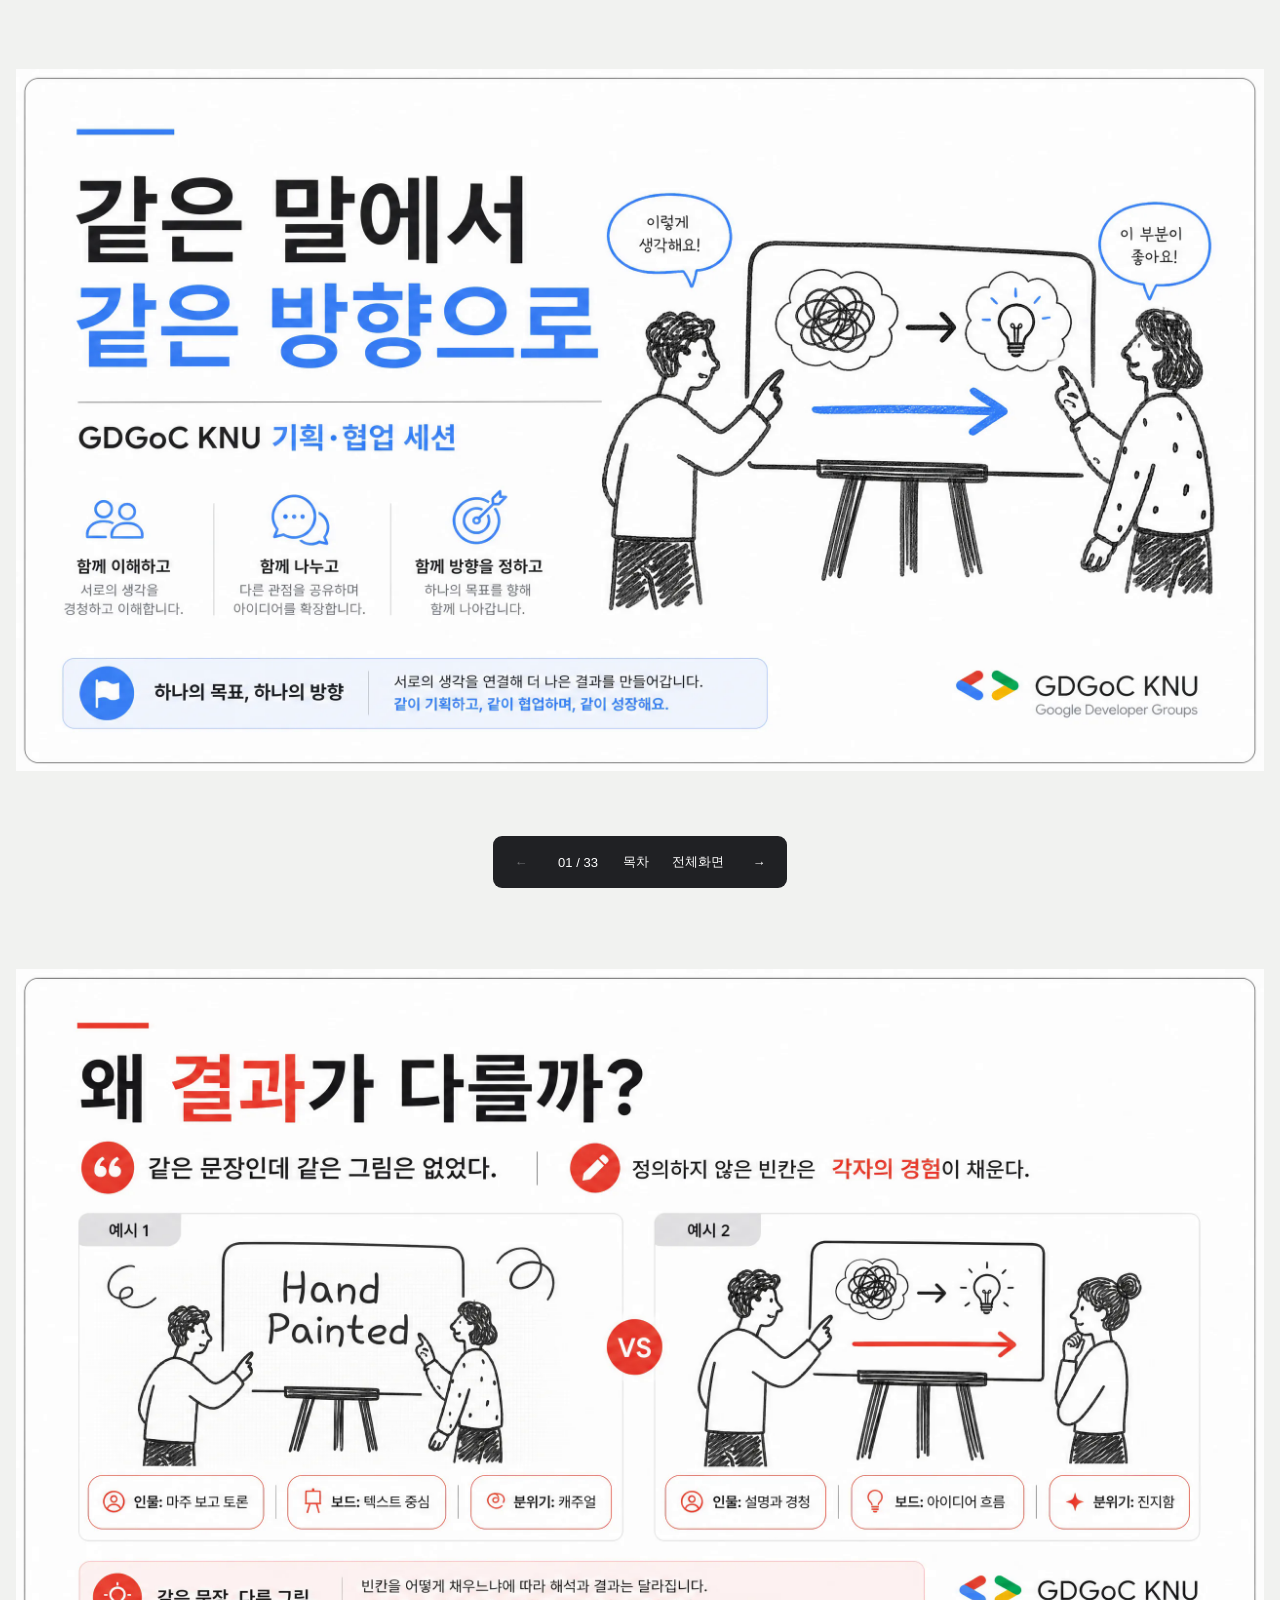
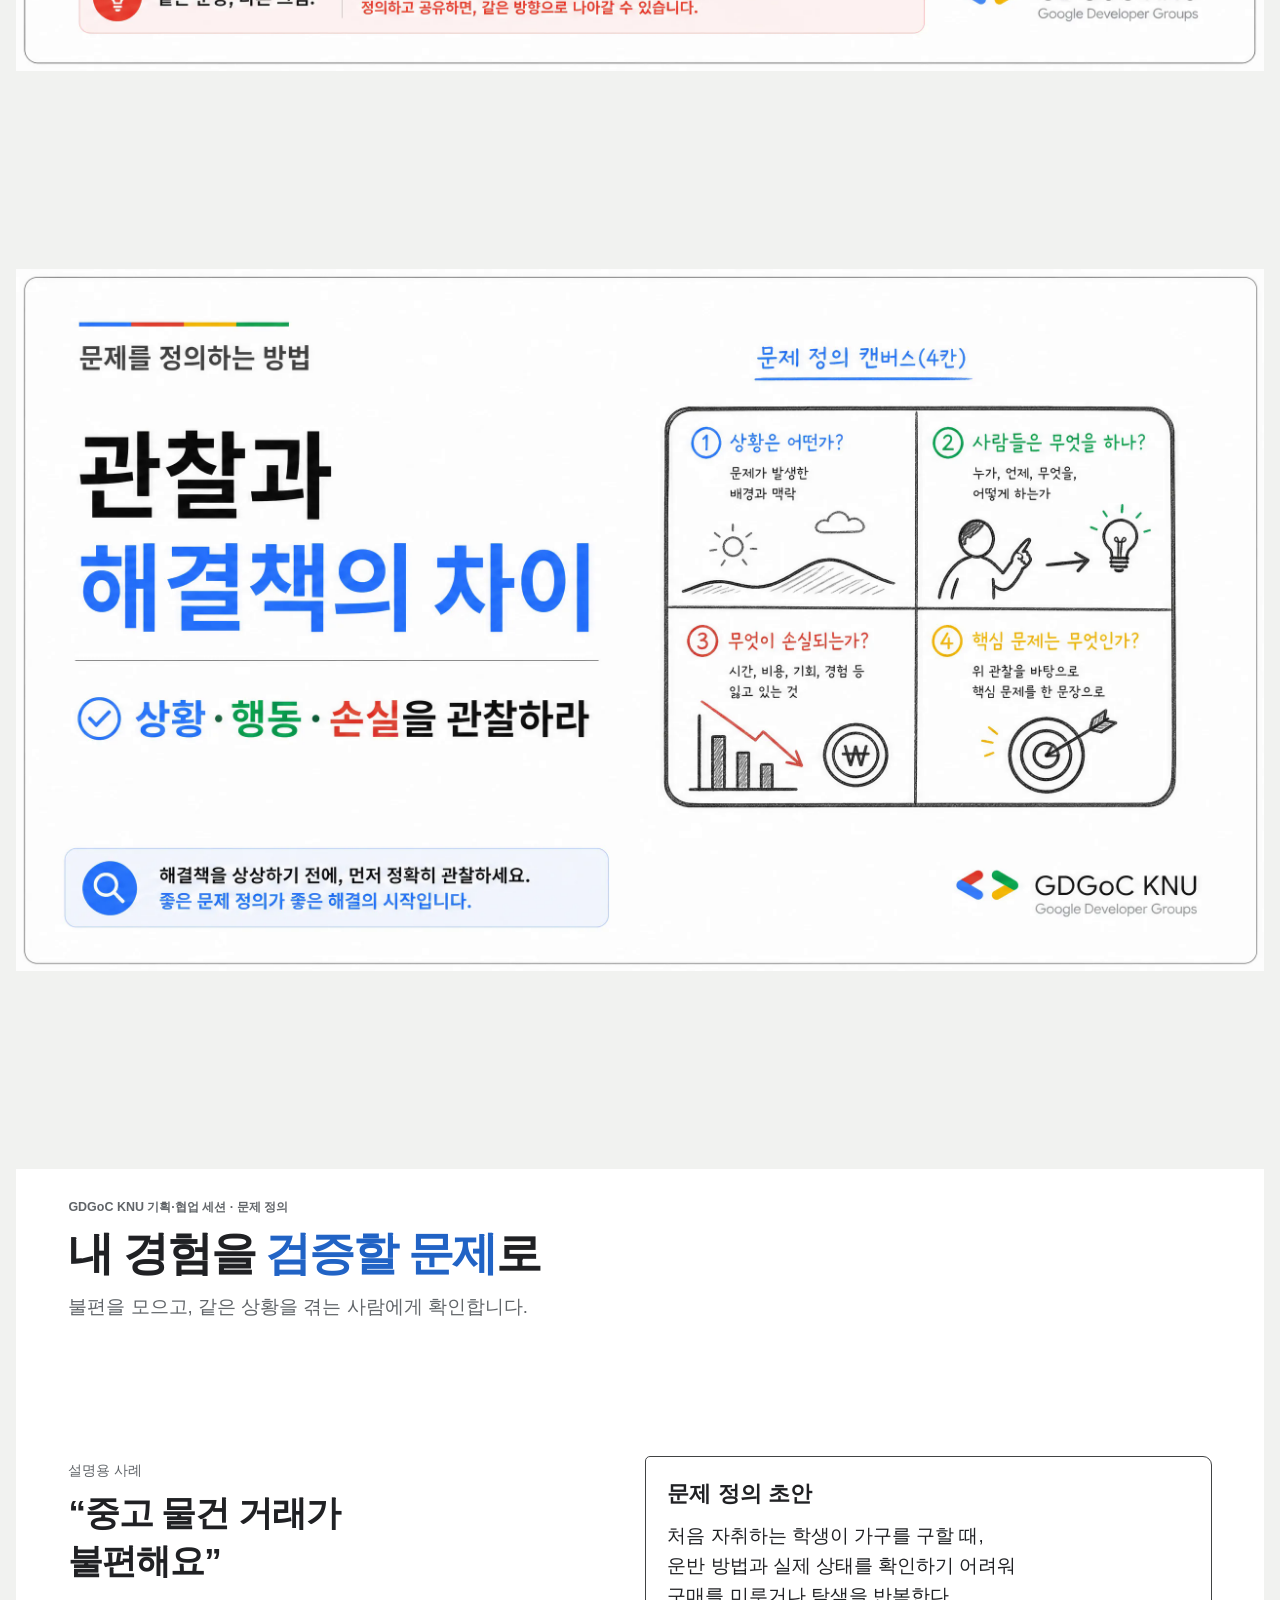
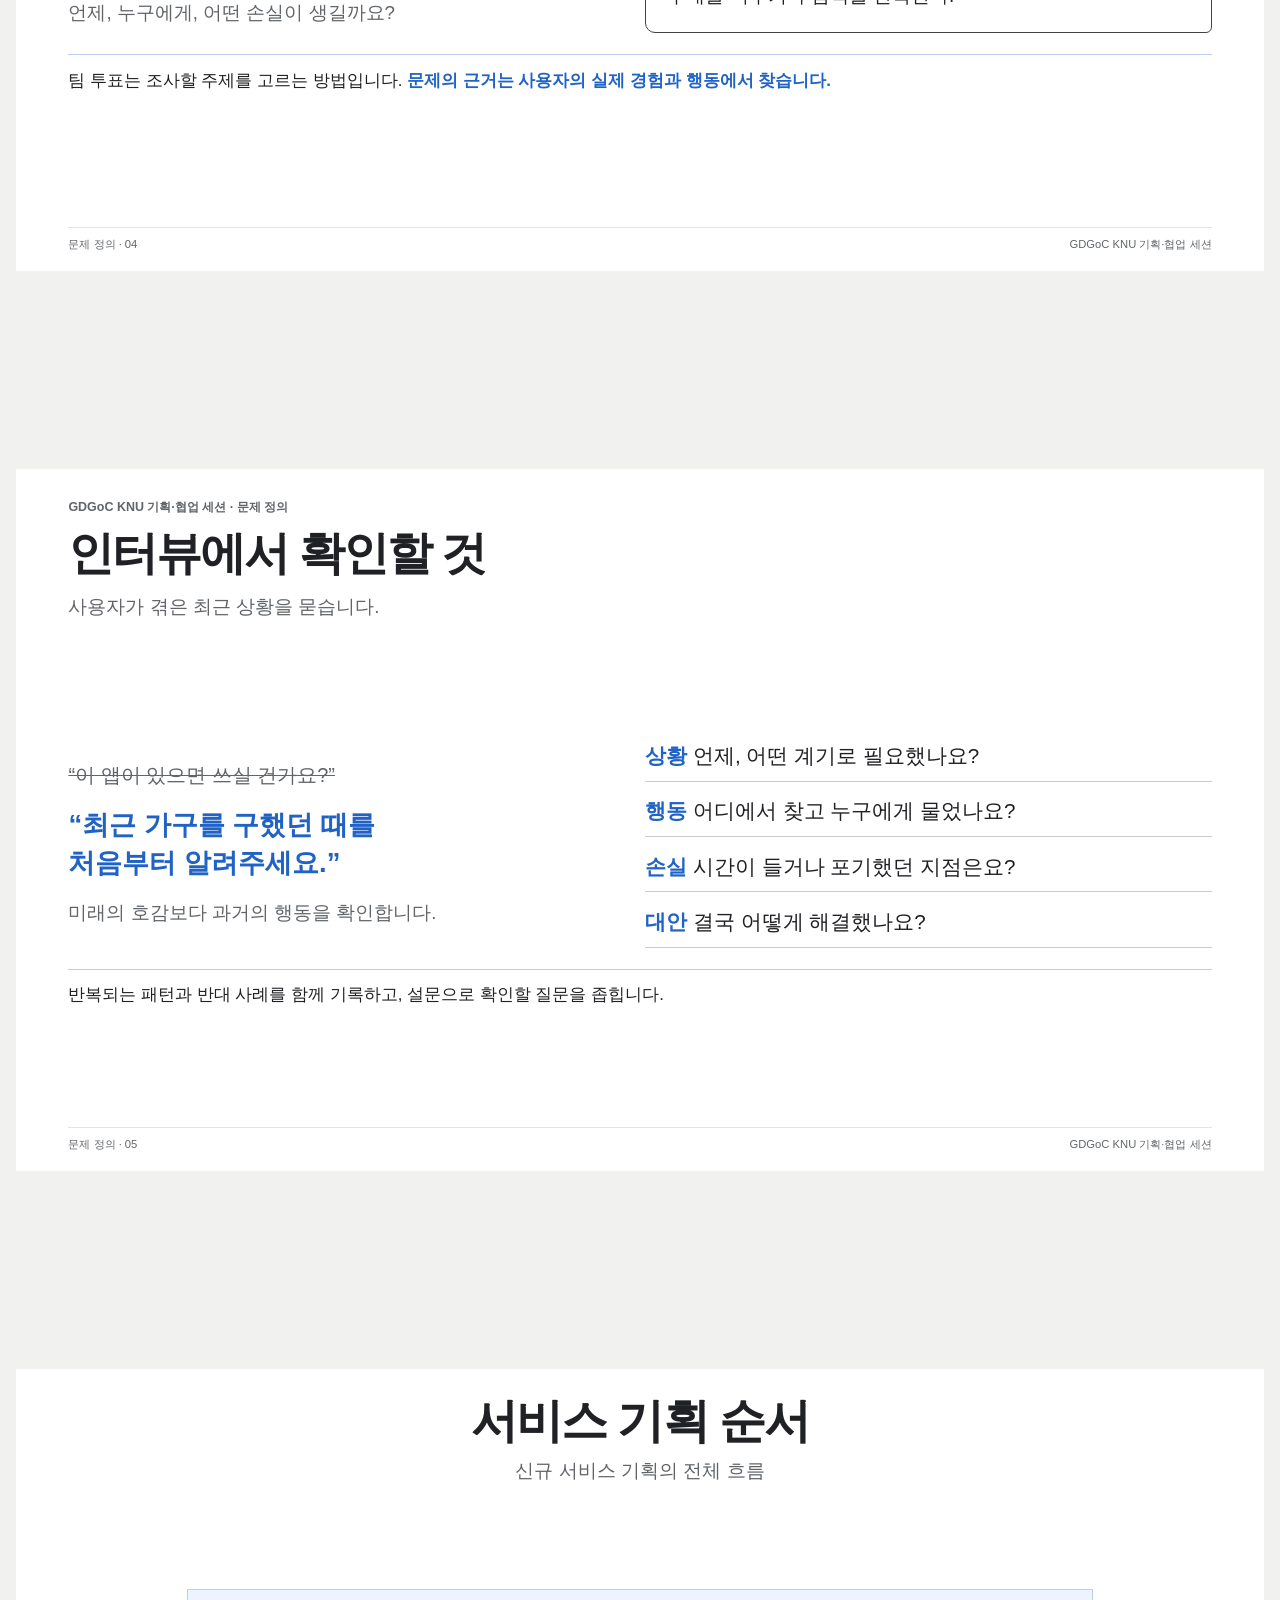
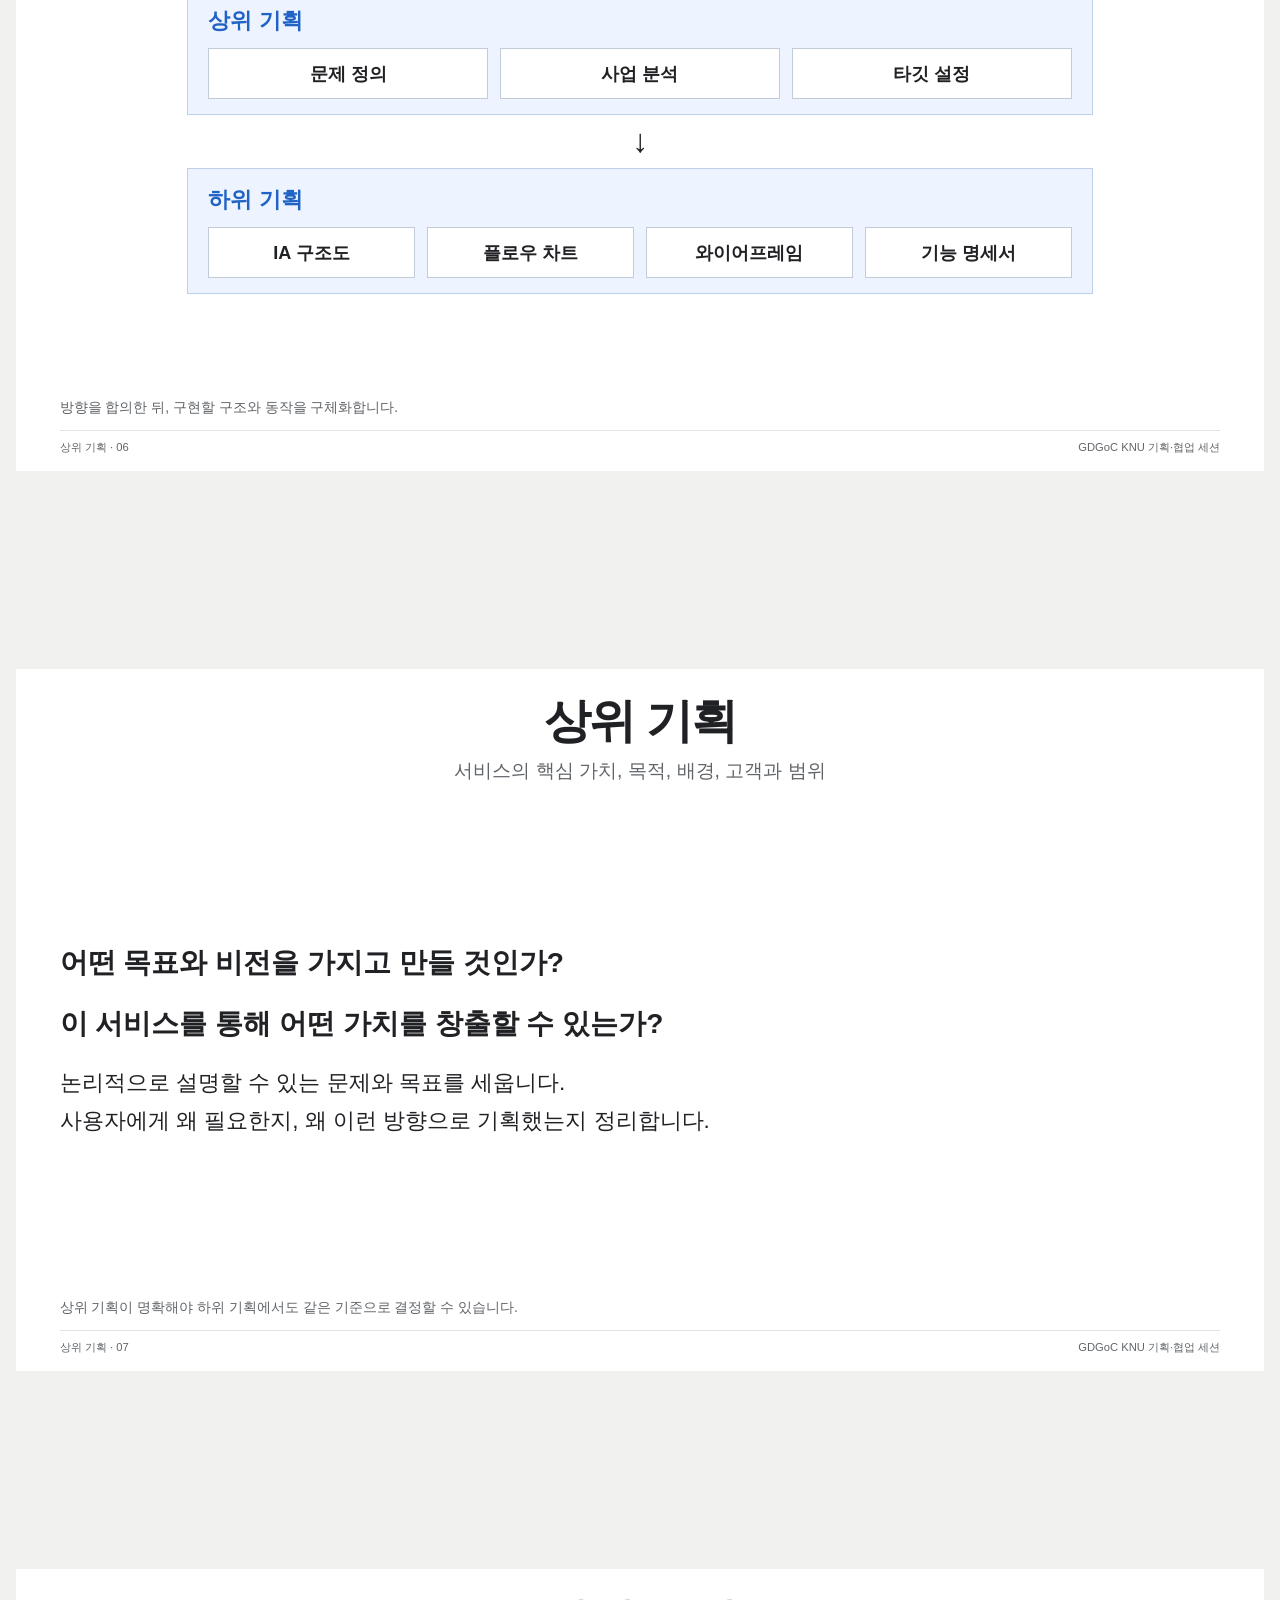
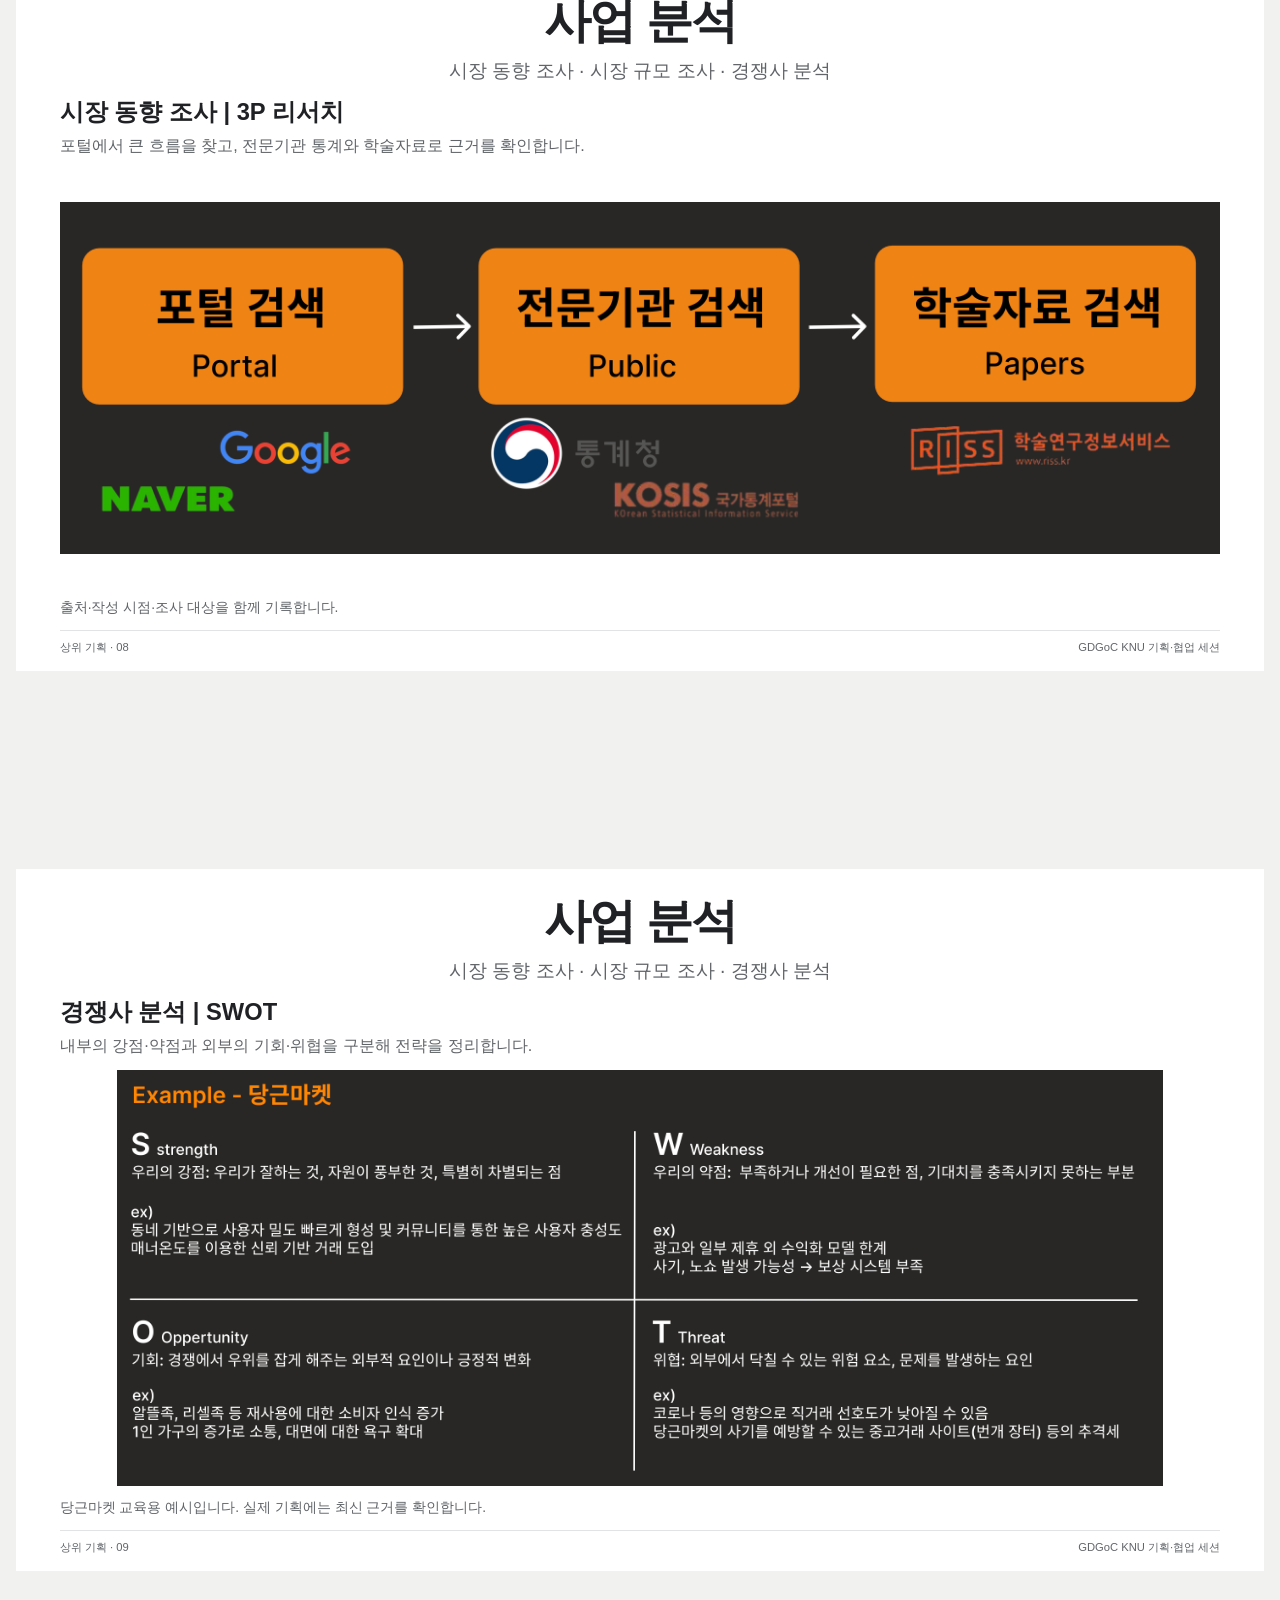
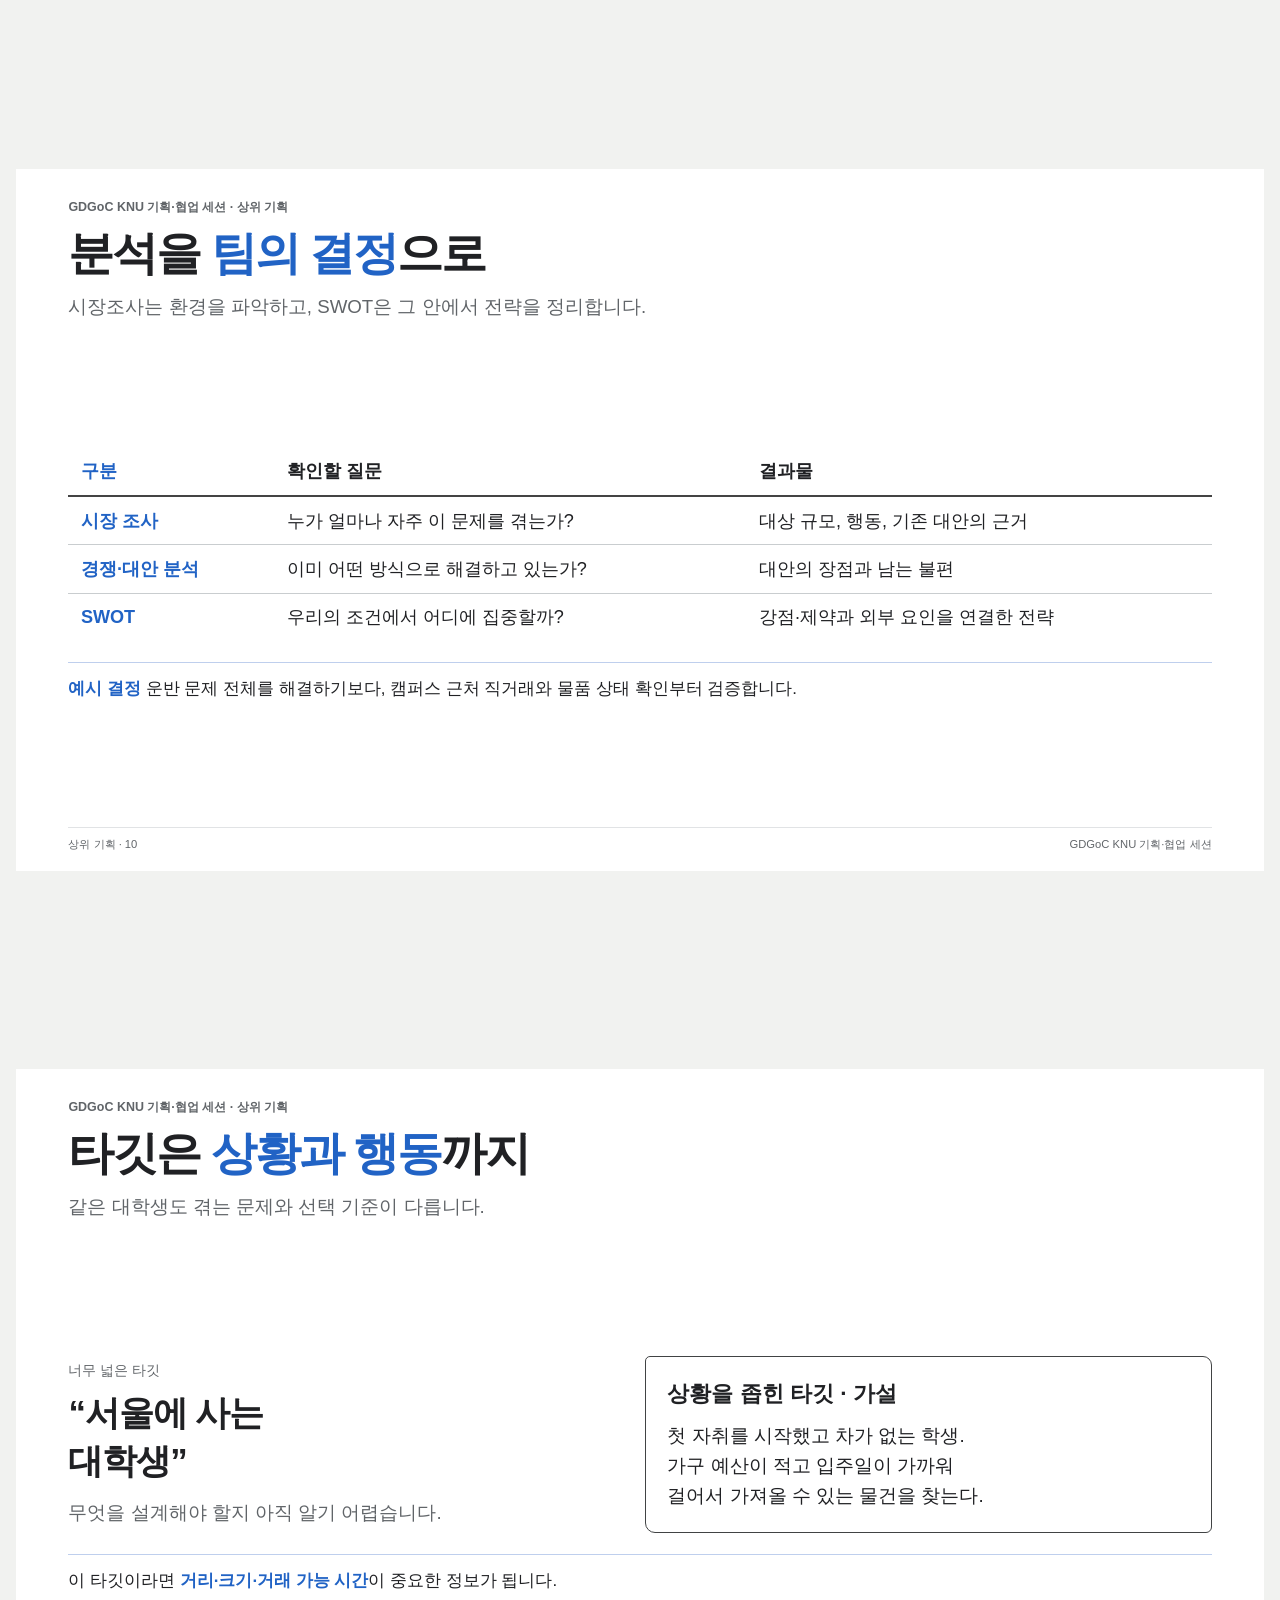
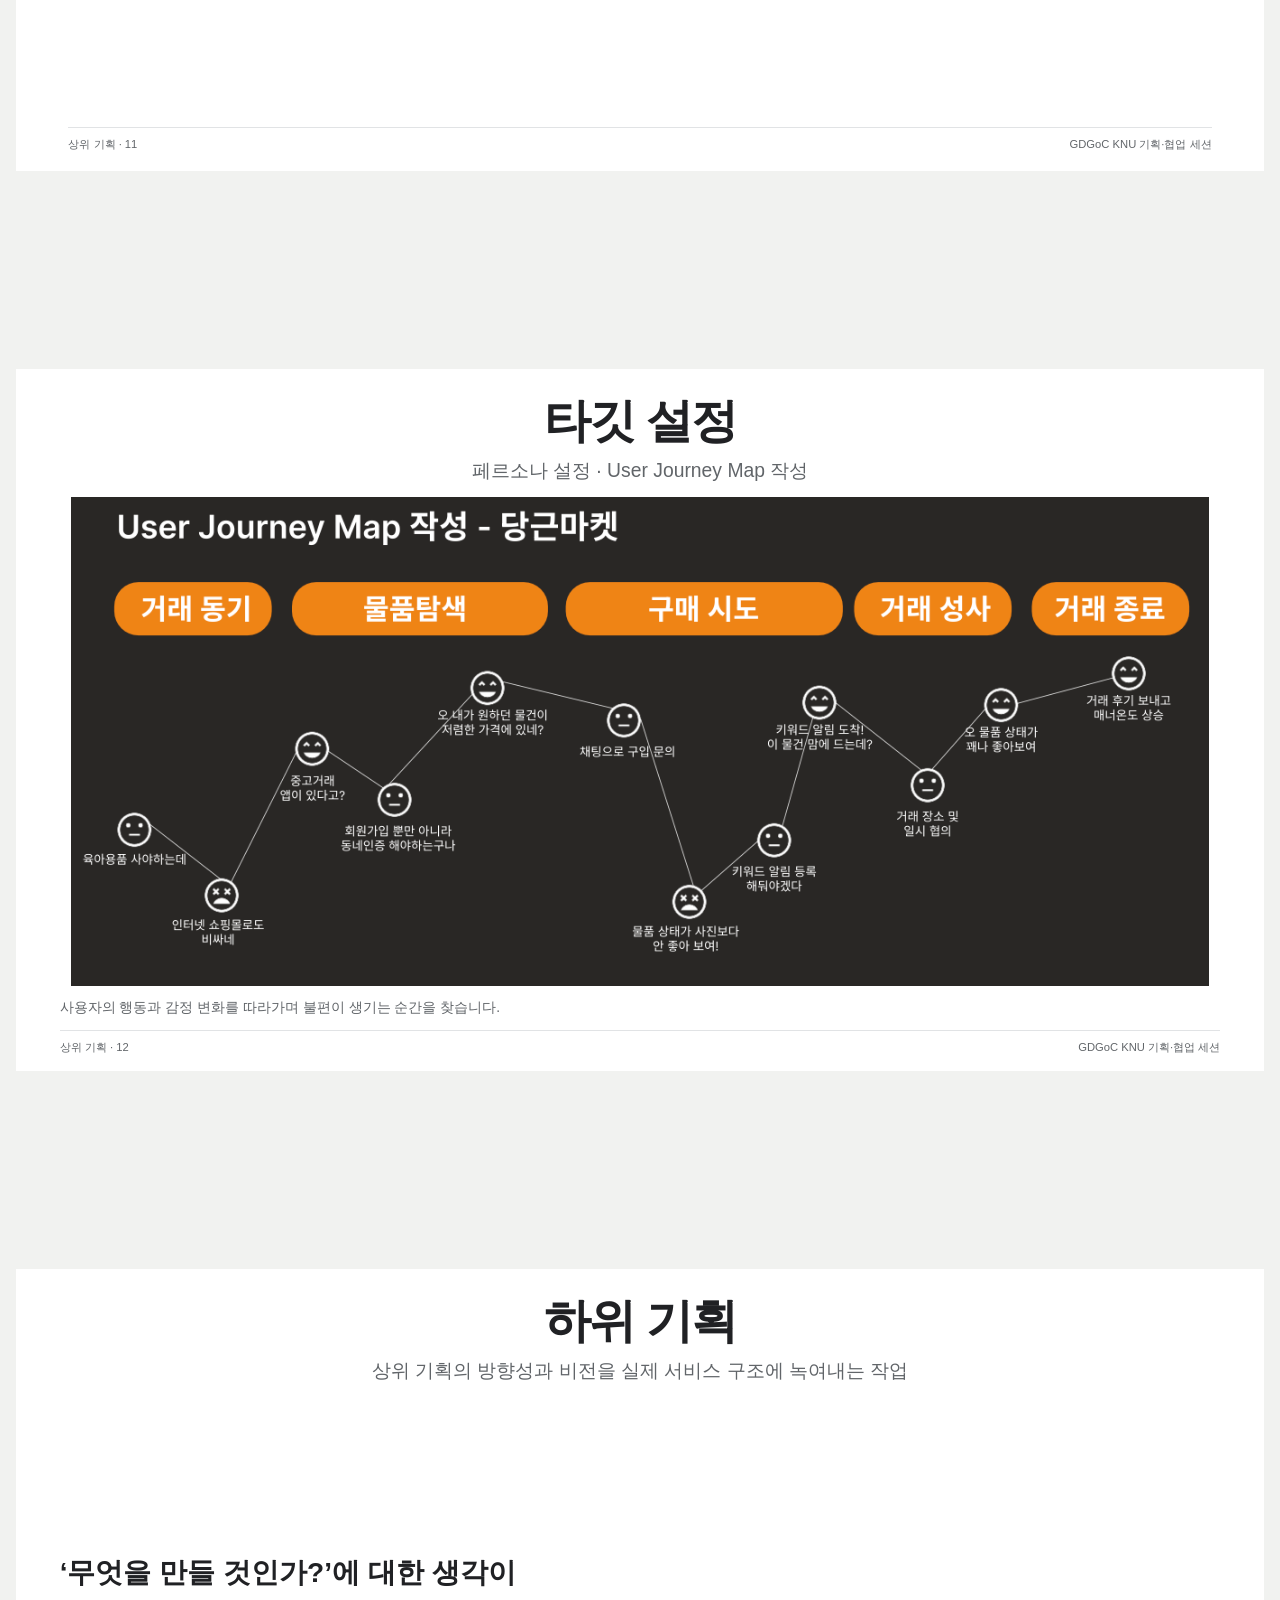
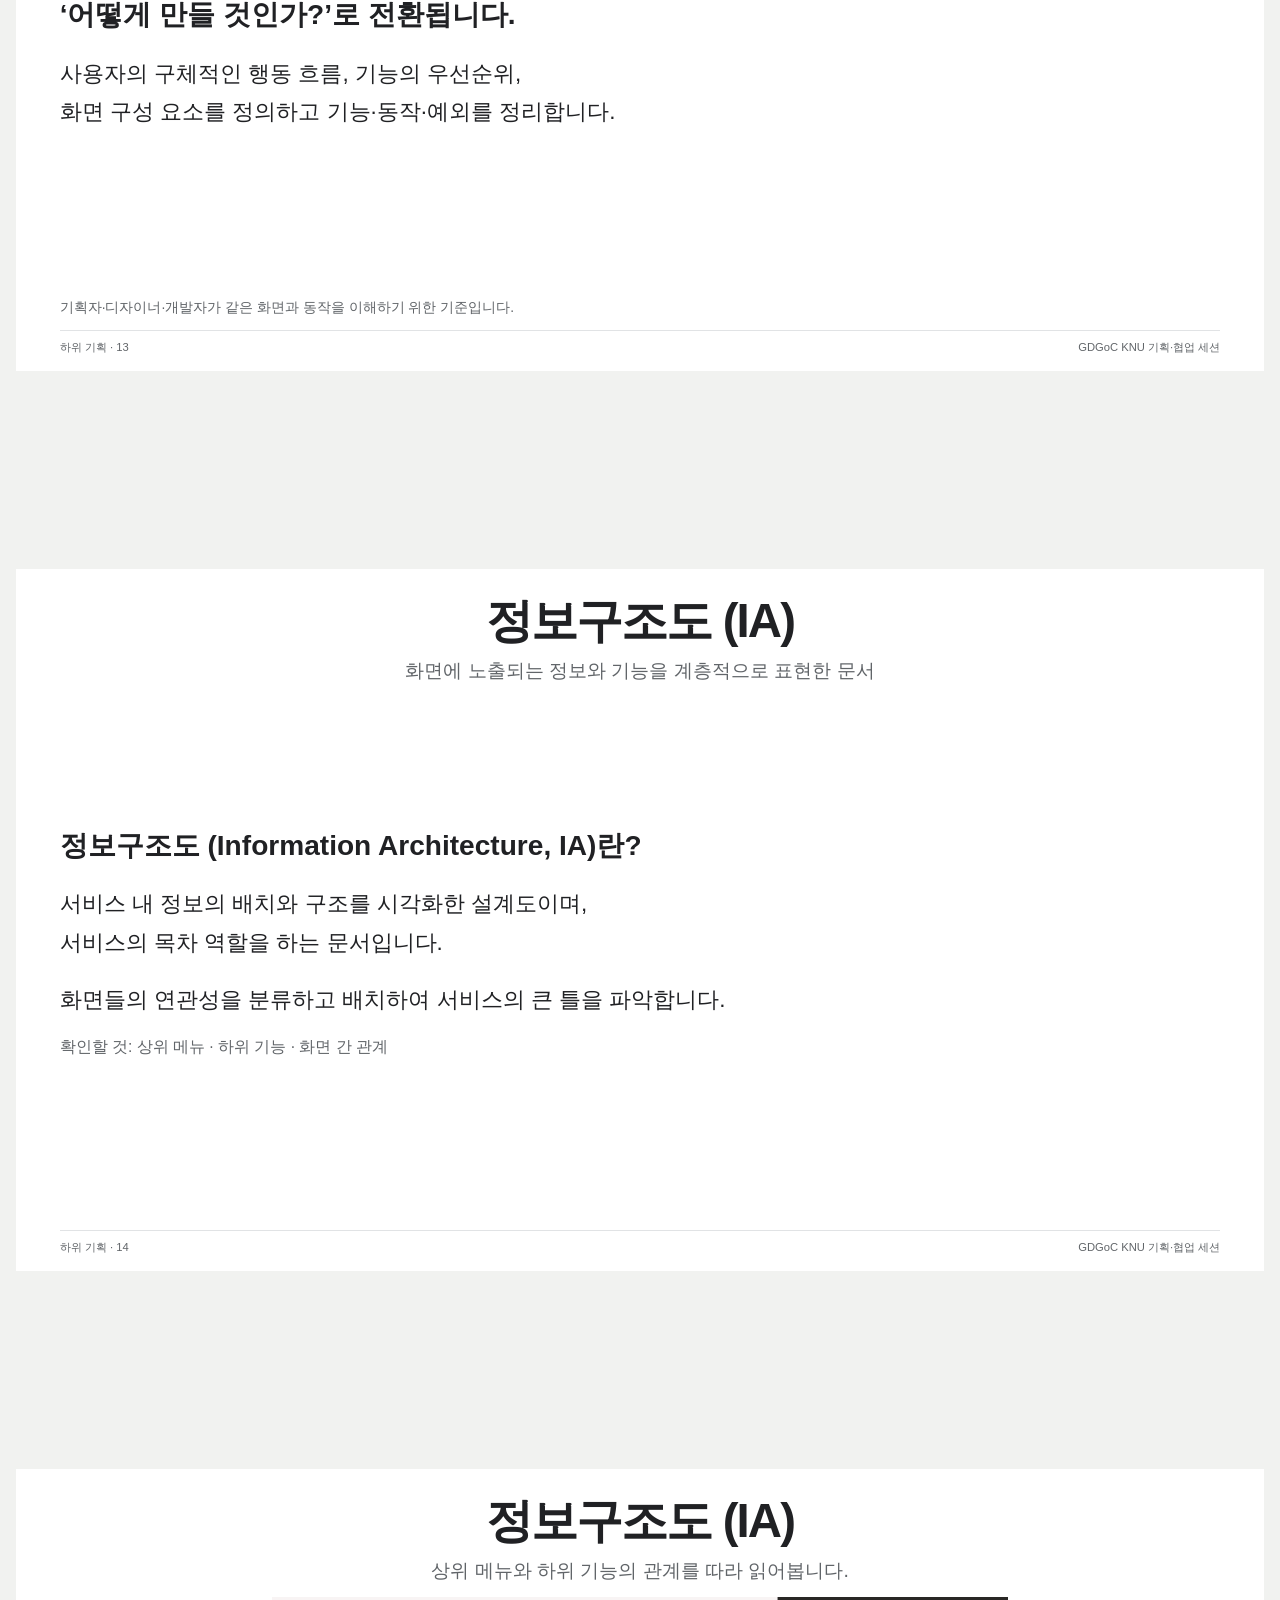
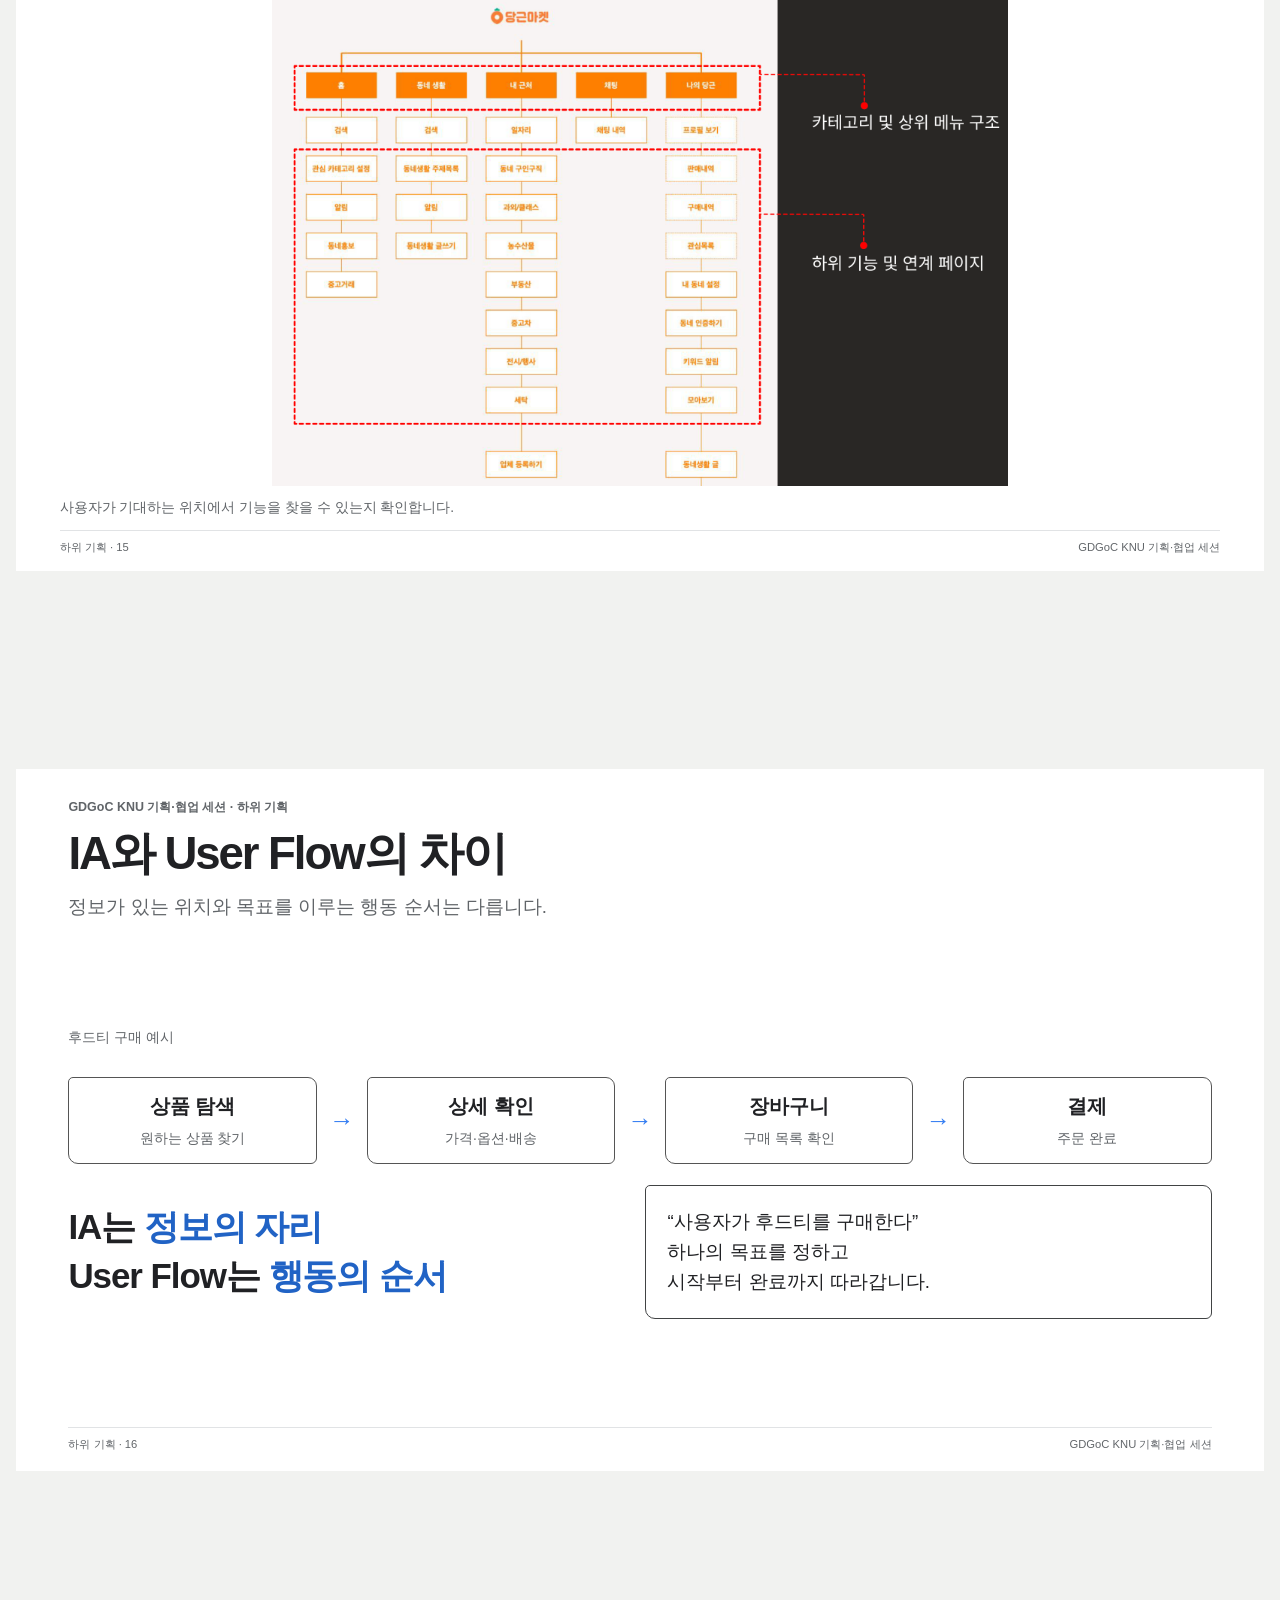
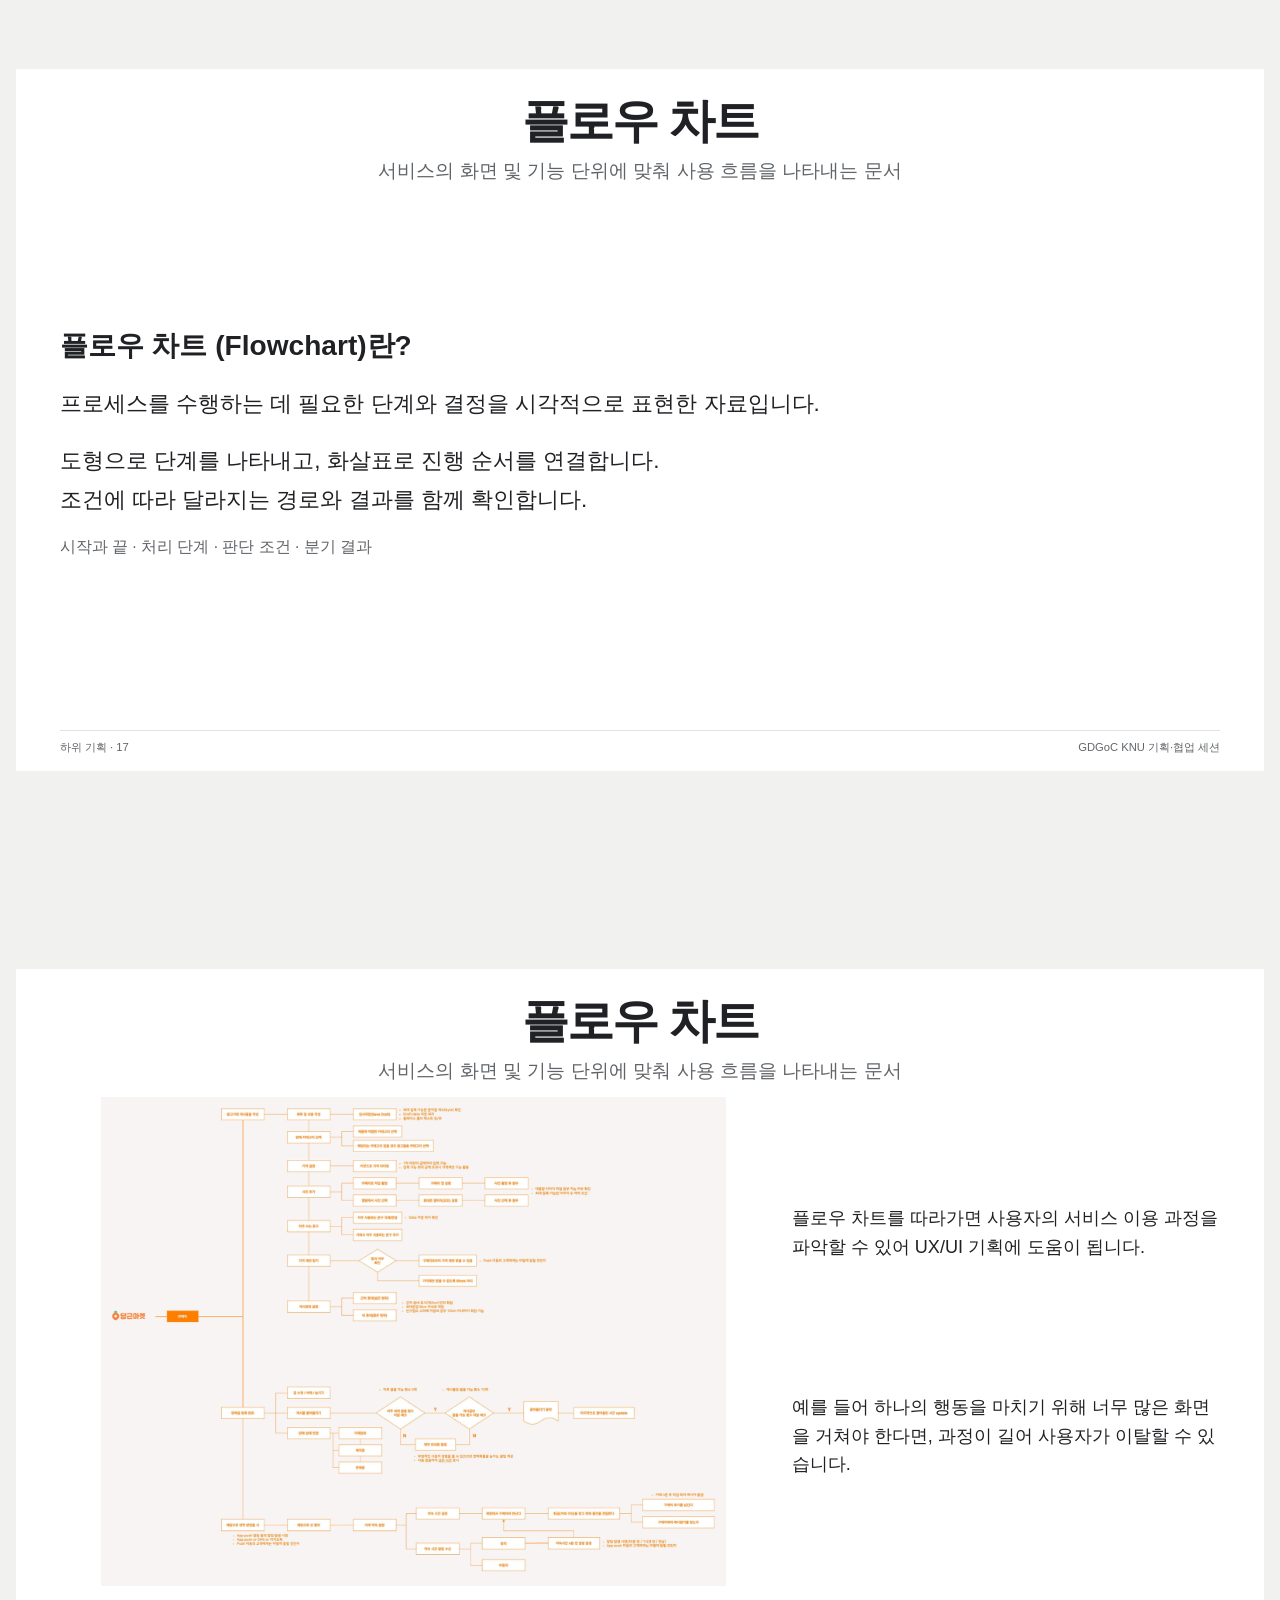
<file: GDGoC-Planning-Collaboration/index.html>
<!doctype html>
<html lang="ko">
<head>
  <meta charset="utf-8">
  <meta name="viewport" content="width=device-width, initial-scale=1">
  <meta name="theme-color" content="#fbfbf8">
  <title>같은 말에서 같은 방향으로 · GDGoC KNU</title>
  <meta name="description" content="문제 정의부터 기획 산출물과 AI 협업 규칙까지. 노션 구성과 원본 참고 이미지로 만든 GDGoC KNU 교육 세션.">
  <link rel="stylesheet" href="presentation-notion-2026.css?v=8">
  <script src="presentation-notion-2026.js?v=9" defer></script>
</head>
<body>
  <a class="skip" href="#deck">발표자료 본문으로</a>
  <main id="deck" aria-label="기획과 협업 발표자료"></main>
  <nav class="controls" aria-label="발표 조작">
    <button id="prev" aria-label="이전 슬라이드">←</button>
    <output id="counter" aria-live="polite"></output>
    <button id="overview" aria-label="목차 열기" title="목차 (O)">목차</button>
    <button id="fullscreen" aria-label="전체 화면" title="전체 화면 (F)">전체화면</button>
    <button id="next" aria-label="다음 슬라이드">→</button>
  </nav>
  <dialog id="overviewDialog" aria-labelledby="overviewTitle"><header><h2 id="overviewTitle">전체 슬라이드</h2><button data-close aria-label="닫기">×</button></header><div id="overviewGrid"></div><p class="shortcut">← → 이동 · O 목차 · F 전체화면 · Esc 닫기</p></dialog>
  <dialog id="imageDialog" aria-labelledby="imageTitle"><header><h2 id="imageTitle">참고 이미지</h2><div class="image-actions"><button id="zoomSize" aria-pressed="false">원본 크기</button><a id="imageOriginal" target="_blank" rel="noopener">이미지만 열기 ↗</a><button data-close aria-label="확대 이미지 닫기">×</button></div></header><div id="imageViewport"><img id="zoomImage" alt=""></div><p>세부 글씨는 ‘원본 크기’로 전환한 뒤 가로·세로로 스크롤해 확인하세요.</p></dialog>
  <noscript>이 발표자료의 탐색에는 JavaScript가 필요합니다.</noscript>
</body>
</html>
</file>
<file: GDGoC-Planning-Collaboration/presentation-notion-2026.css>
:root {
  --blue:#347df2; --ink:#202124; --muted:#616569; --paper:#fff;
  --canvas:#f1f2f0; --line:#c9cdcf; --soft:#eef4ff;
  font-family:Pretendard,"Apple SD Gothic Neo","Noto Sans KR",sans-serif;
  color:var(--ink);background:var(--canvas);
}
*{box-sizing:border-box}
html{scroll-snap-type:y mandatory;scroll-behavior:smooth}
body,h1,h2,h3,p{margin:0}
button,a{font:inherit}
button{cursor:pointer}
button:focus-visible,a:focus-visible{outline:3px solid var(--blue);outline-offset:3px}
.skip{position:fixed;top:-100px;left:20px;z-index:100;background:#fff;padding:12px}
.skip:focus{top:10px}
.sr-only{position:absolute;width:1px;height:1px;overflow:hidden;clip-path:inset(50%);white-space:nowrap}
.slide{height:100svh;min-height:260px;display:grid;place-items:center;padding:12px 16px 72px;scroll-snap-align:start;scroll-snap-stop:always}
.sheet{width:min(100%,calc((100svh - 84px)*16/9),1800px);aspect-ratio:16/9;position:relative;background:var(--paper);container-type:inline-size;overflow:hidden}
.content,.reference-content{height:100%;padding:2.4cqw 4.2cqw 1.5cqw;display:grid;grid-template-rows:auto minmax(0,1fr) auto;gap:1.6cqw}
.content h2{font-size:3.65cqw;line-height:1.15;font-weight:850;letter-spacing:-.045em}
em{font-style:normal;color:#2163c5}
.kicker{font-size:1cqw;font-weight:650;color:var(--muted);margin-bottom:1cqw}
.lead{font-size:1.5cqw;line-height:1.5;color:var(--muted);margin-top:1cqw}
.body{min-height:0;display:flex;flex-direction:column;justify-content:center;gap:1.7cqw}
.footer{display:flex;align-items:center;justify-content:space-between;border-top:1px solid #e1e3e5;padding-top:.7cqw;font-size:.9cqw;color:var(--muted);height:2cqw;gap:2cqw}
.split{display:grid;grid-template-columns:1fr 1.05fr;gap:3cqw;align-items:center}
.big-copy{font-size:2.8cqw;font-weight:740;line-height:1.4;letter-spacing:-.03em}
.sample-label{font-size:1.1cqw;color:var(--muted);margin-bottom:.7cqw}
.sketch{border:1.5px solid #414344;border-radius:5px 9px 6px 10px;padding:1.7cqw;background:#fff}
.sketch h3{font-size:1.8cqw;margin-bottom:1cqw}
.sketch p{font-size:1.5cqw;line-height:1.6}
.paper-note{border-top:1px solid #bfcfed;padding:1cqw 0 0;font-size:1.35cqw;line-height:1.5}
.paper-note strong,.plain-list b{color:#2163c5}
.plain-list{list-style:none;margin:0;padding:0;display:flex;flex-direction:column;gap:1.15cqw}
.plain-list li{font-size:1.65cqw;line-height:1.45;padding-bottom:.8cqw;border-bottom:1px solid var(--line)}
.question{font-size:2.2cqw;line-height:1.4;margin-bottom:1.3cqw}
.question.bad{font-size:1.6cqw;color:var(--muted);text-decoration:line-through}
.question.good{font-weight:760;color:#2163c5}
.metric-table{width:100%;border-collapse:collapse;font-size:1.45cqw;line-height:1.45}
.metric-table th{text-align:left;border-bottom:2px solid #444}
.metric-table th,.metric-table td{padding:.85cqw 1cqw}
.metric-table td{border-bottom:1px solid var(--line);vertical-align:top}
.metric-table th:first-child,.metric-table td:first-child{width:18%;font-weight:700;color:#2163c5}
.metric-table tr:last-child td{border-bottom:0}
.path{display:flex;align-items:stretch;gap:1cqw}
.path>div{flex:1;border:1.5px solid #555;border-radius:5px 9px 6px 10px;padding:1.2cqw .7cqw;text-align:center;font-size:1.6cqw;font-weight:700;line-height:1.4}
.path>span{align-self:center;color:var(--blue);font-size:2cqw}
.path small{display:block;color:var(--muted);font-size:1.1cqw;font-weight:500;margin-top:.6cqw}
.rule-lines{display:grid;grid-template-columns:4cqw 1fr;gap:1cqw 1.4cqw;align-items:start}
.rule-lines>b{font-size:2.8cqw;line-height:1.2;color:var(--blue)}
.rule-lines p{font-size:1.65cqw;line-height:1.4;border-bottom:1px solid var(--line);padding-bottom:.9cqw}
.rule-lines small{display:block;font-size:1.15cqw;color:var(--muted);margin-top:.25cqw}
pre{margin:0;white-space:pre-wrap;font:1.35cqw/1.55 ui-monospace,SFMono-Regular,Consolas,monospace}
.doc-map{display:grid;grid-template-columns:1fr 1.2fr;gap:3cqw}
.doc-map dl{margin:0}
.doc-map dt{font-size:1.6cqw;font-weight:750;margin-top:1cqw;color:#2163c5}
.doc-map dt:first-child{margin-top:0}
.doc-map dd{margin:.35cqw 0 0;font-size:1.3cqw;color:var(--muted);line-height:1.5}
.canvas-grid{display:grid;grid-template-columns:repeat(5,minmax(0,1fr));border-top:1px solid var(--line);border-left:1px solid var(--line)}
.canvas-grid div{padding:1cqw;border-right:1px solid var(--line);border-bottom:1px solid var(--line)}
.canvas-grid b{display:block;font-size:1.3cqw;color:#2163c5;margin-bottom:.6cqw}
.canvas-grid p{font-size:1.15cqw;line-height:1.5}
/* The source diagrams remain actual images. Only the surrounding slide is laid out here. */
.reference-content{grid-template-rows:auto minmax(0,1fr) auto auto;gap:1cqw;padding:2cqw 3.5cqw 1.3cqw}
.reference-header{text-align:center}
.reference-header h2{font-size:3.8cqw;line-height:1.15;letter-spacing:-.04em;font-weight:850}
.reference-header>p{font-size:1.55cqw;color:var(--muted);line-height:1.5;margin-top:.6cqw}
.reference-body{display:flex;flex-direction:column;min-height:0;gap:1cqw}
.reference-intro{flex:none}
.reference-intro h3{font-size:1.9cqw;line-height:1.3;margin-bottom:.4cqw}
.reference-intro p{font-size:1.3cqw;line-height:1.5;color:var(--muted)}
.reference-visual{flex:1;min-height:0;display:grid;grid-template-columns:minmax(0,1fr)}
.reference-image{display:block;position:relative;width:100%;height:100%;min-width:0;min-height:0;padding:0;border:0;background:transparent;cursor:zoom-in}
.reference-image img{position:absolute;inset:0;width:100%;height:100%;object-fit:scale-down;display:block}
.zoom-hint{position:absolute;right:.7cqw;bottom:.7cqw;background:#fff;color:#202124;border:1px solid #bac2ca;border-radius:3px;padding:.35cqw .6cqw;font-size:1cqw;opacity:0;pointer-events:none}
.reference-image:hover .zoom-hint,.reference-image:focus-visible .zoom-hint{opacity:1}
.image-error .zoom-hint{opacity:1;color:#b42318}
.reference-caption{font-size:1.1cqw;line-height:1.4;color:var(--muted);min-height:1.55cqw;text-align:left}
.with-aside{grid-template-columns:1.65fr 1fr;gap:2cqw}
.with-aside aside{display:flex;flex-direction:column;justify-content:space-evenly;gap:2cqw;font-size:1.45cqw;line-height:1.6}
.flow-tip .reference-visual{max-width:82%;width:100%;align-self:flex-start}
.definition{display:flex;flex-direction:column;justify-content:center;gap:1.5cqw;flex:1}
.definition h3{font-size:2.25cqw;line-height:1.5}
.definition p{font-size:1.8cqw;line-height:1.7}
.definition small{font-size:1.25cqw;color:var(--muted)}
.definition ul{padding-left:1.7cqw;margin:0;display:grid;gap:1.2cqw;font-size:1.6cqw;line-height:1.6}
.planning-roadmap{display:flex;flex-direction:column;justify-content:center;gap:.8cqw;flex:1;width:78%;align-self:center}
.planning-roadmap section{padding:1.2cqw 1.6cqw;background:var(--soft);border:1px solid #bdd0eb}
.planning-roadmap h3{font-size:1.8cqw;margin-bottom:1cqw;color:#2163c5}
.roadmap-items{display:grid;grid-template-columns:repeat(3,minmax(0,1fr));gap:1cqw}
.roadmap-items.four{grid-template-columns:repeat(4,minmax(0,1fr))}
.roadmap-items span{background:#fff;padding:1cqw .4cqw;text-align:center;border:1px solid #c1cbd9;font-size:1.45cqw;font-weight:650}
.roadmap-down{text-align:center;font-size:2.6cqw;line-height:1}
/* Keep raster slides comfortably below their native resolution on large displays. */
.sheet.source-sheet{max-width:min(1440px,var(--source-width,1440px))}
.source-sheet>.reference-image{position:absolute;inset:0}
/* Presentation controls and image reader live outside the 16:9 canvas. */
.controls{position:fixed;bottom:12px;left:50%;transform:translateX(-50%);z-index:30;display:flex;align-items:center;gap:3px;background:#202124;color:#fff;padding:4px 6px;border-radius:9px}
.controls button{border:0;color:inherit;background:transparent;padding:10px;min-height:44px;min-width:44px;font-size:13px;white-space:nowrap;border-radius:4px}
.controls button:hover{background:#ffffff20}
.controls output{min-width:64px;text-align:center;font-size:13px}
.controls button:disabled{opacity:.35;cursor:default}
dialog{padding:0;border:1px solid #aab0b4;border-radius:10px;background:#fff;color:var(--ink);max-width:min(1000px,94vw);max-height:90svh}
dialog::backdrop{background:#14191dbb}
dialog header{position:sticky;top:0;background:#fff;display:flex;align-items:center;justify-content:space-between;gap:20px;padding:16px 20px;border-bottom:1px solid var(--line);z-index:1}
dialog h2{font-size:21px;line-height:1.4}
dialog button[data-close]{font-size:28px;background:none;border:0;min-width:44px;min-height:44px;padding:0}
#overviewGrid{padding:20px;display:grid;grid-template-columns:repeat(3,minmax(0,1fr));gap:10px}
#overviewGrid button{border:1px solid var(--line);background:#fff;text-align:left;padding:14px;line-height:1.45;border-radius:4px}
#overviewGrid button[aria-current=true]{border:2px solid var(--blue);background:var(--soft)}
#overviewGrid small{display:block;color:var(--muted);margin-bottom:5px}
#overviewGrid b{font-size:16px}
#overviewGrid span{display:block;font-size:12px;margin-top:6px;color:var(--muted)}
.shortcut{padding:0 24px 20px;color:var(--muted);font-size:13px}
#imageDialog{width:96vw;max-width:96vw;height:92svh;max-height:92svh;overflow:hidden}
#imageDialog[open]{display:flex;flex-direction:column}
#imageDialog header{flex:none;flex-wrap:wrap;gap:8px}
.image-actions{display:flex;gap:10px;align-items:center}
.image-actions button:not([data-close]),.image-actions a{font-size:14px;min-height:44px;display:inline-flex;align-items:center;padding:7px 12px;border:1px solid var(--line);border-radius:4px;background:white;color:var(--ink);text-decoration:none}
#imageViewport{overflow:auto;flex:1;min-height:0;padding:16px;overscroll-behavior:contain}
#zoomImage{display:block;width:auto;height:auto;max-width:100%;max-height:100%;margin:auto}
#zoomImage.actual-size{width:var(--native-width);max-width:none;max-height:none;margin:0}
#imageDialog>p{margin:0;padding:10px 20px;font-size:13px;color:var(--muted);border-top:1px solid var(--line)}
@media(max-width:700px){
  .slide{padding:8px 8px 68px}
  .sheet{width:min(100%,calc((100svh - 76px)*16/9))}
  .controls{bottom:8px;padding:3px;gap:0}
  .controls button{font-size:12px;padding:7px;min-width:38px}
  .controls output{font-size:12px;min-width:55px}
  #overviewGrid{grid-template-columns:1fr 1fr;padding:12px}
  dialog header{padding:12px}
  dialog h2{font-size:17px}
  #imageViewport{padding:8px}
  .image-actions{gap:6px}
  .image-actions button:not([data-close]),.image-actions a{font-size:12px;padding:7px 9px}
  .zoom-hint{font-size:8px}
}
@media(prefers-reduced-motion:reduce){html{scroll-behavior:auto}}
@media print{
  @page{size:landscape;margin:0}
  html{scroll-snap-type:none}
  body{background:#fff}
  .slide{height:100vh;min-height:0;padding:0;break-after:page;page-break-after:always}
  .sheet{width:100%;height:100%;aspect-ratio:auto}
  .controls,.skip,dialog,.zoom-hint{display:none!important}
  *{-webkit-print-color-adjust:exact;print-color-adjust:exact}
}
</file>
